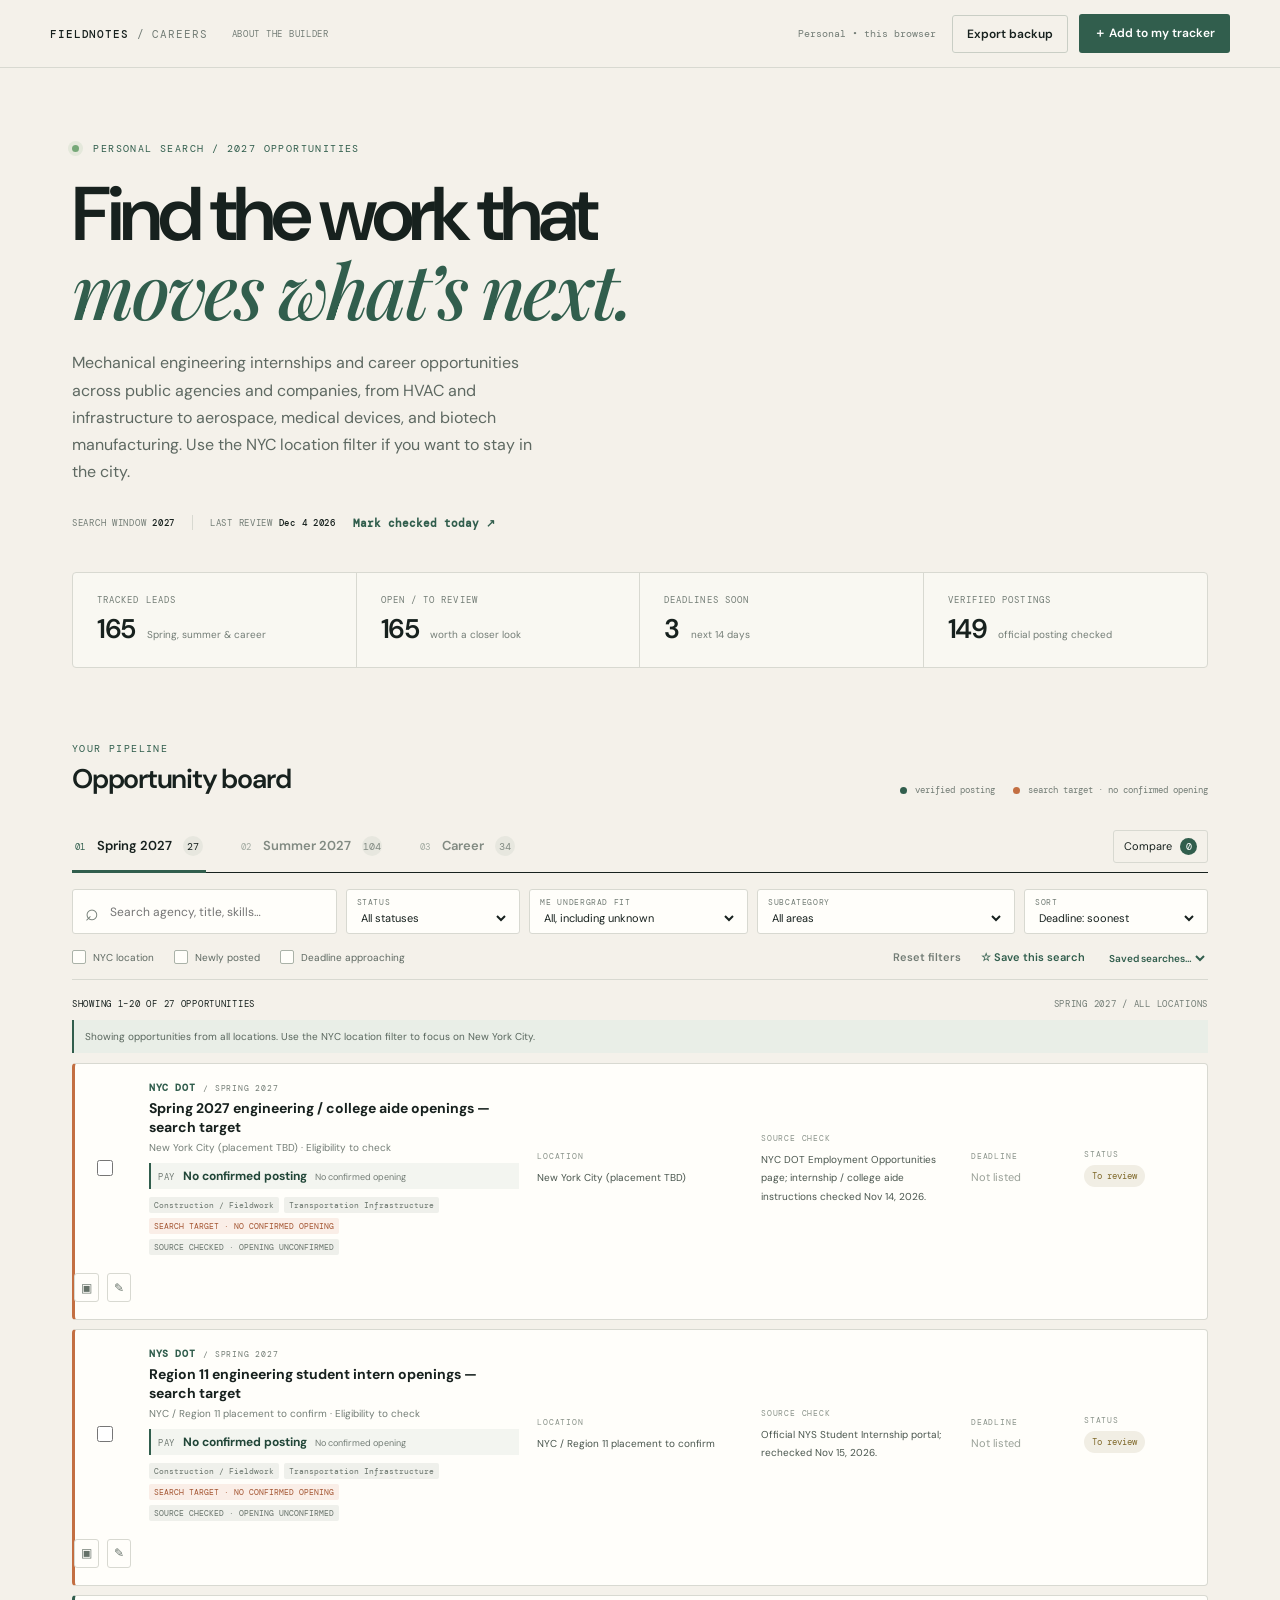
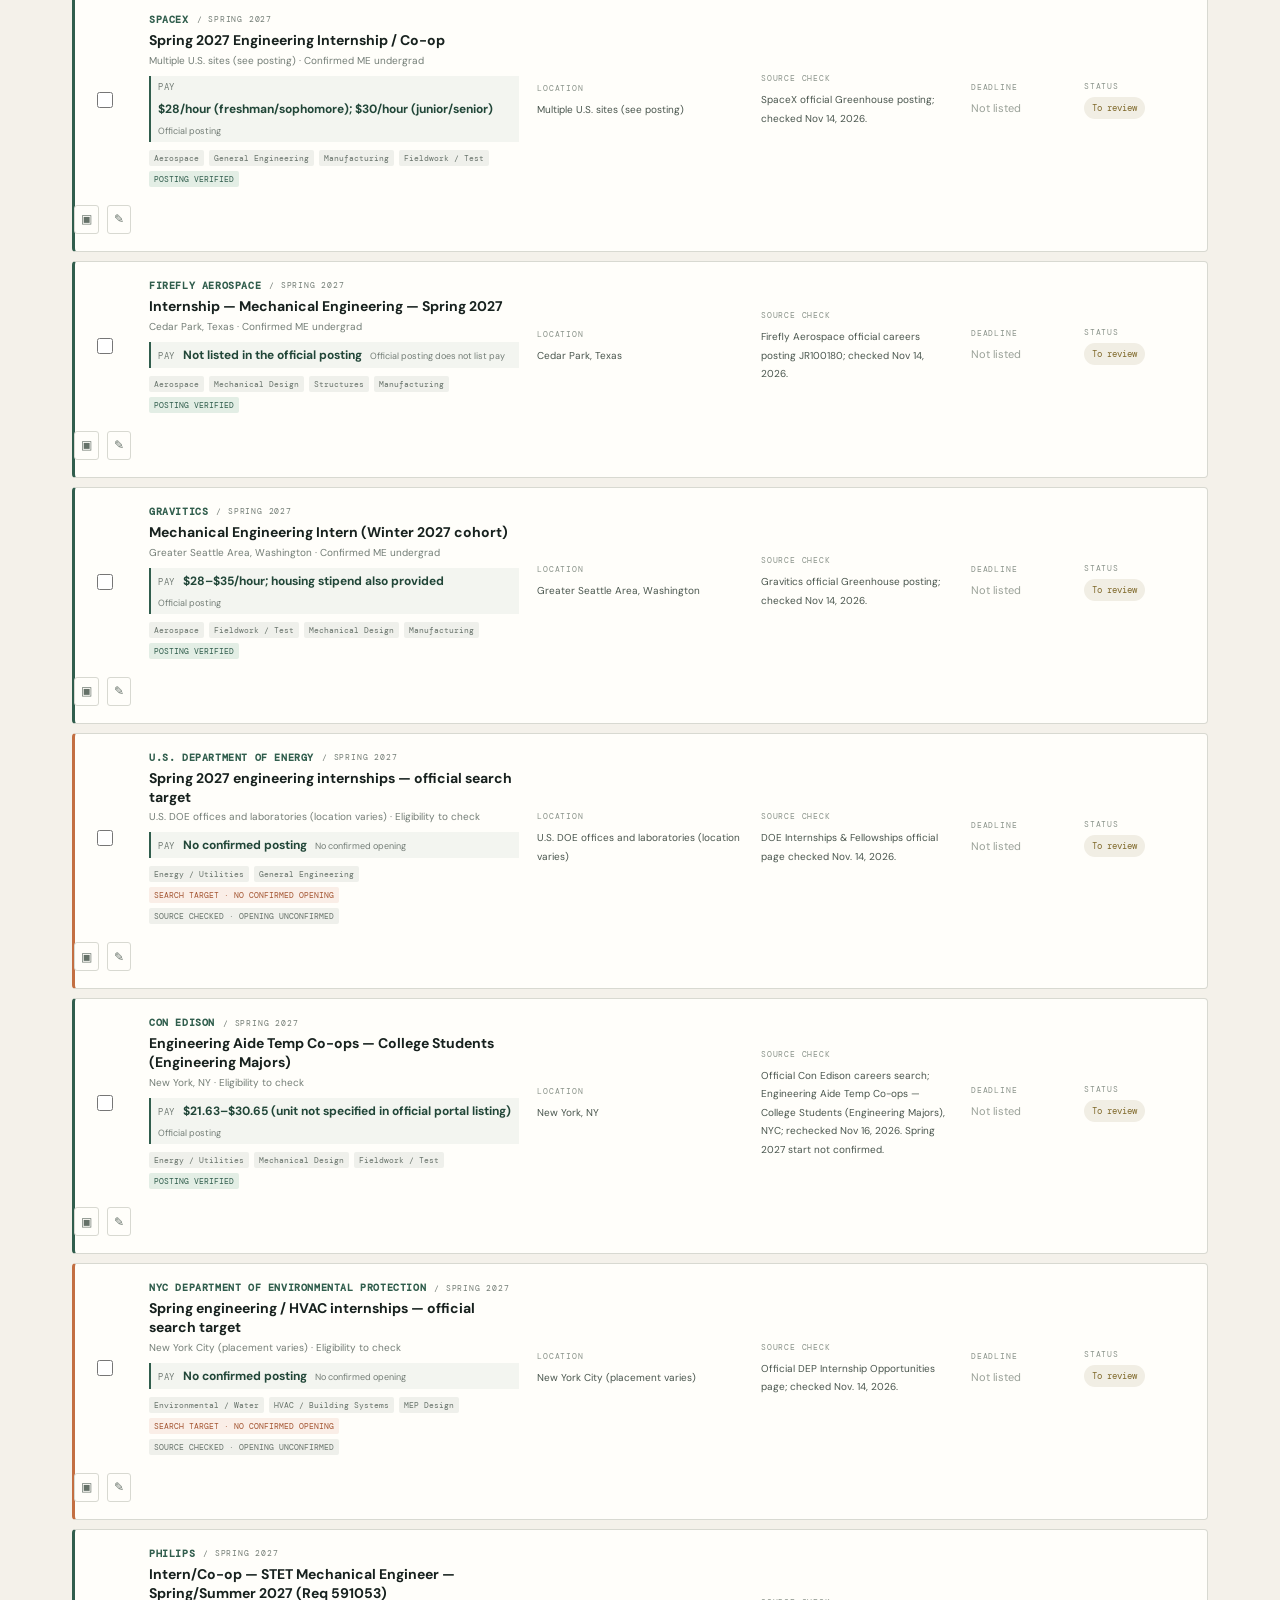
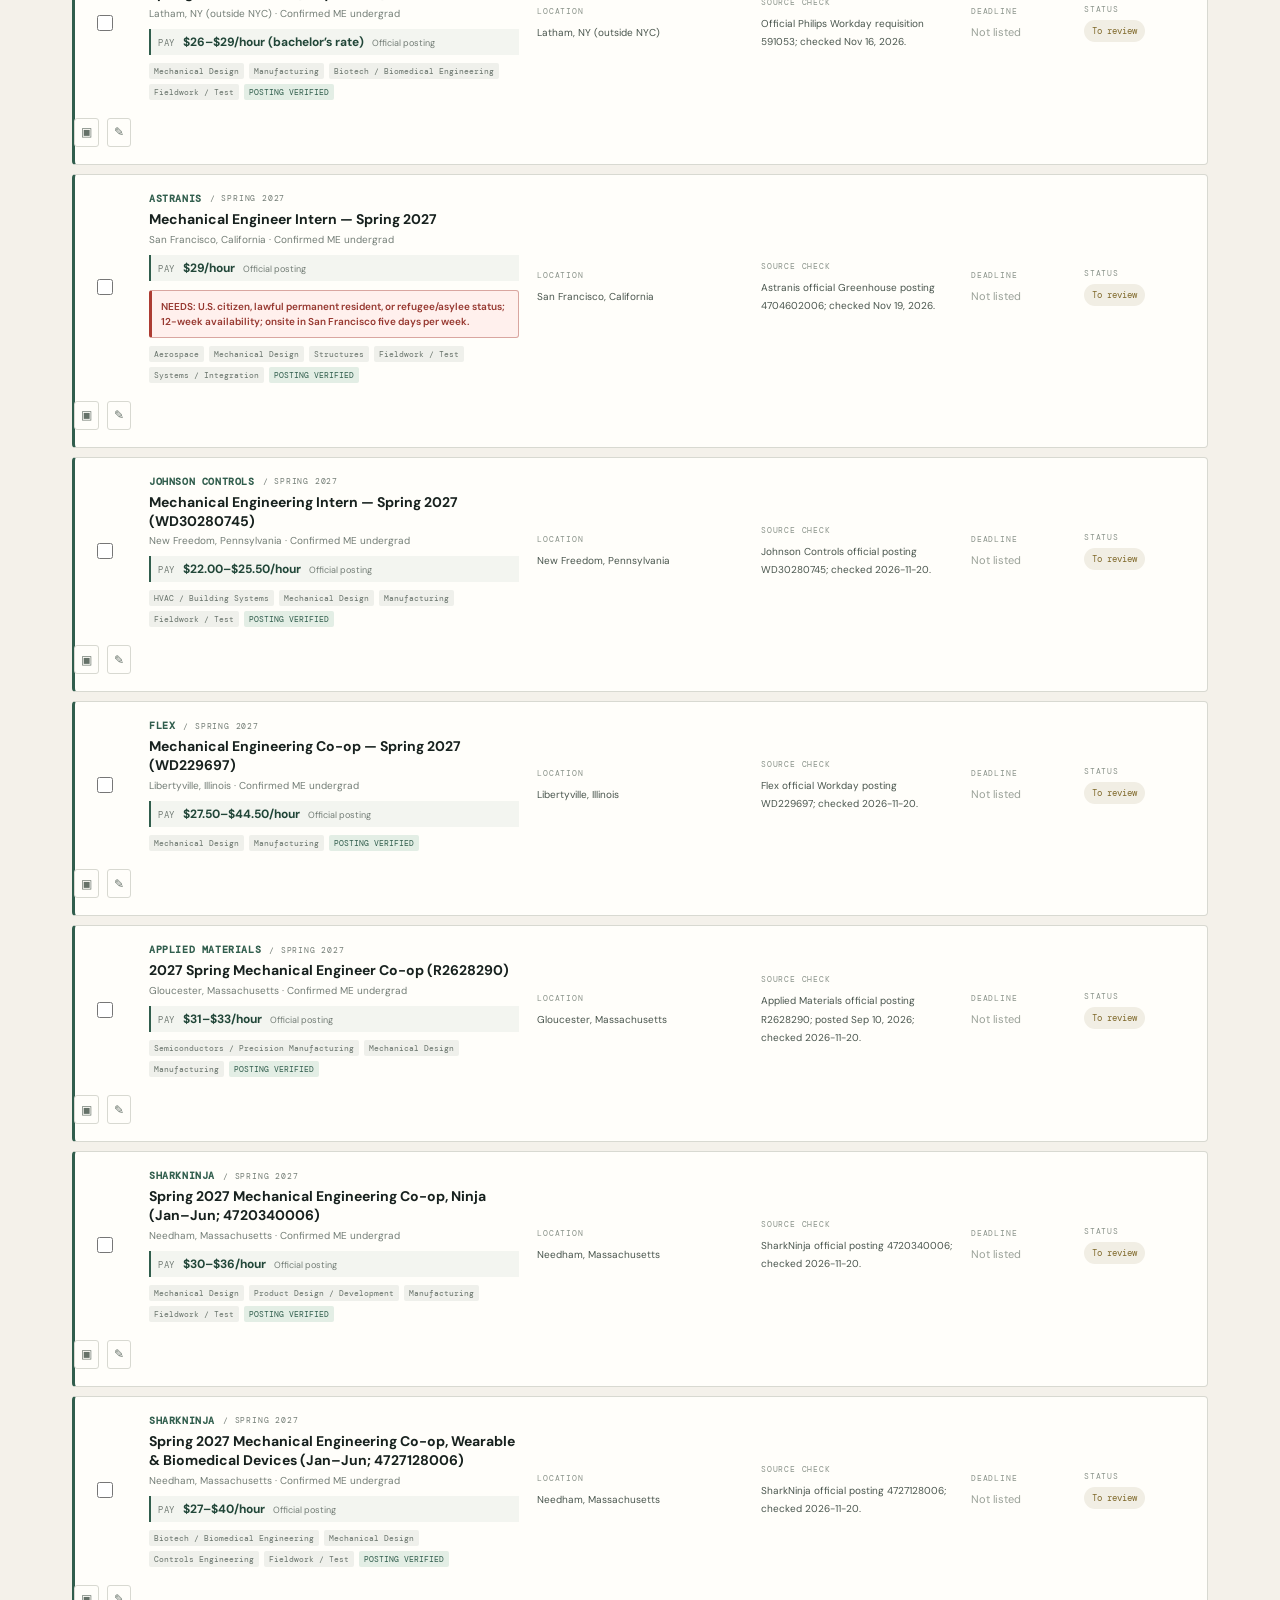
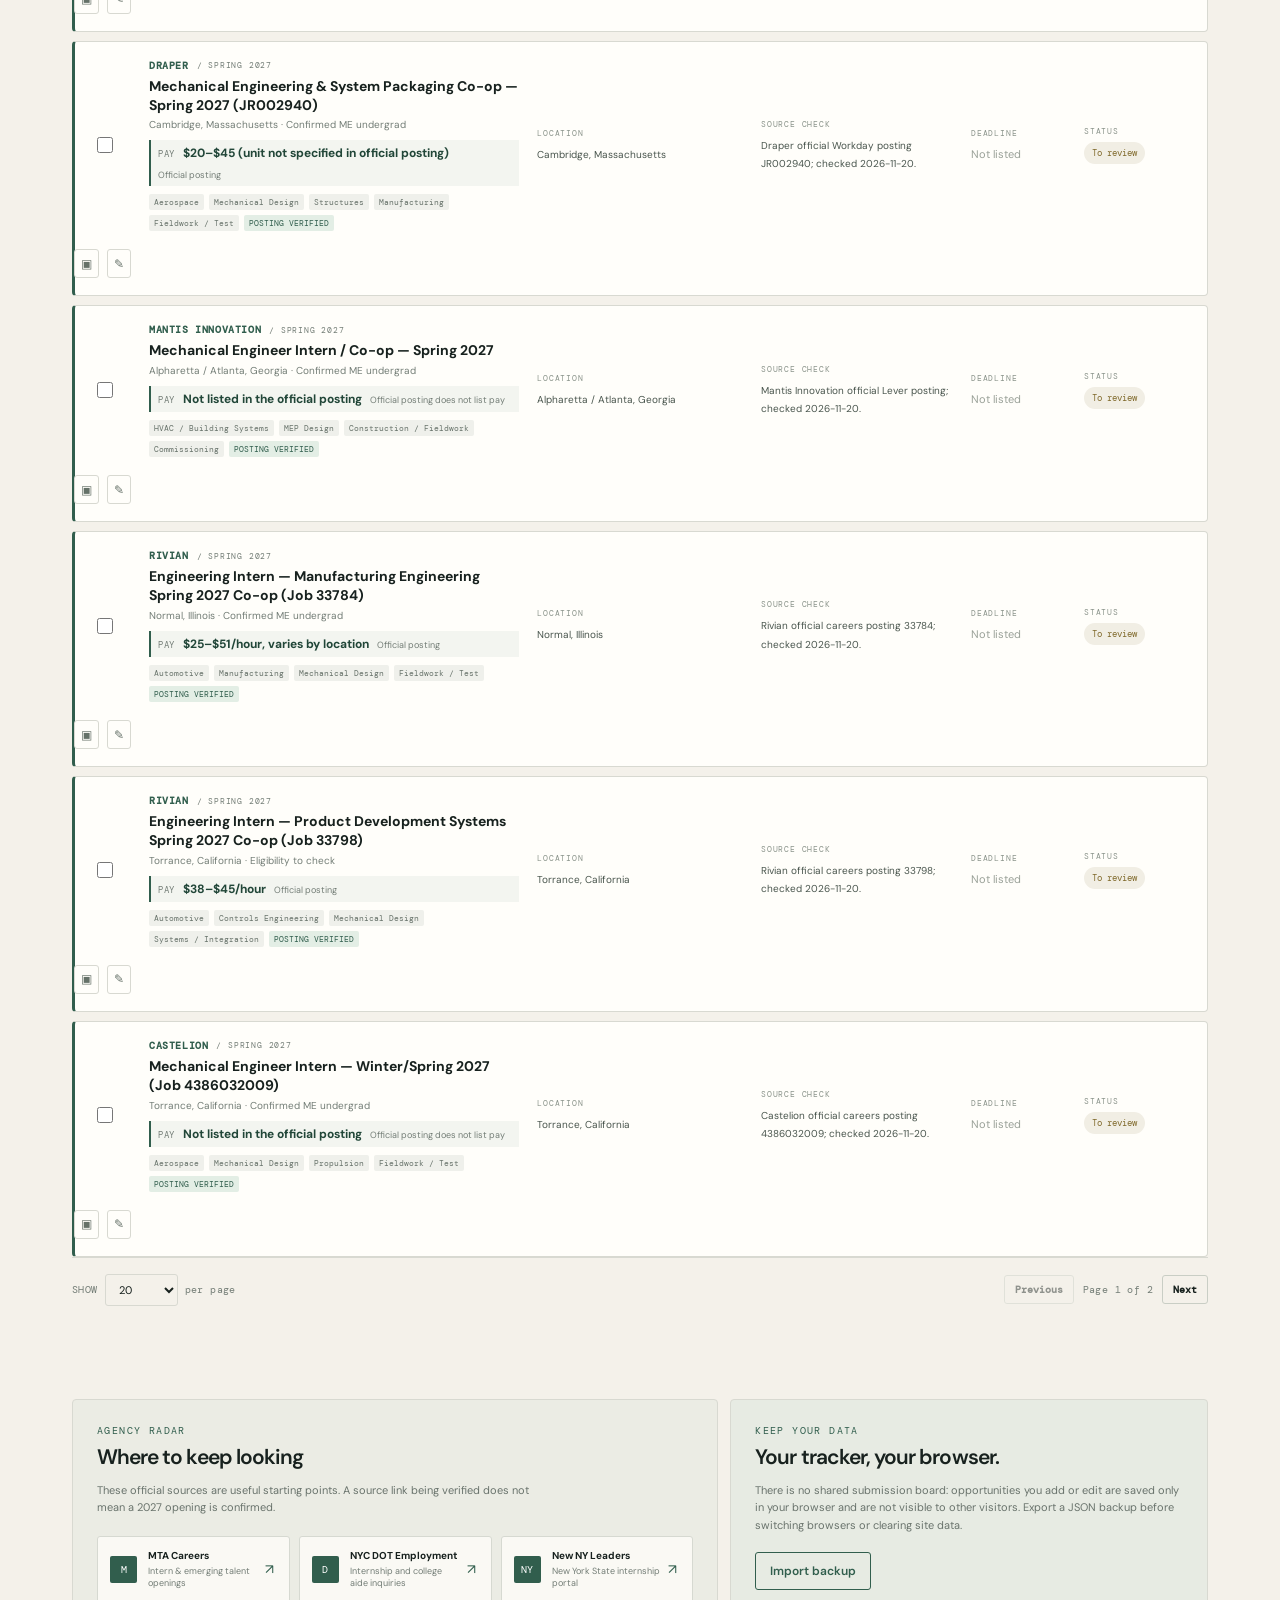
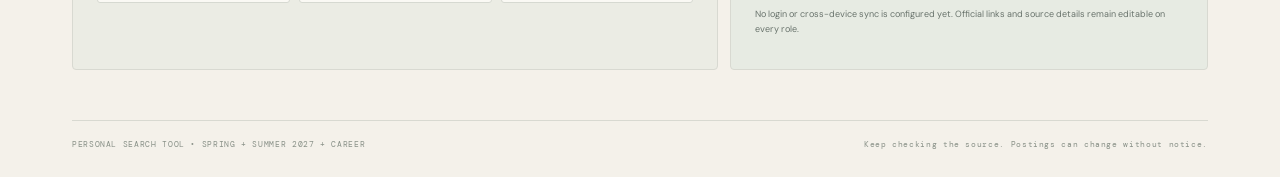
<file: index.html>
<!doctype html>
<html lang="en">
<head>
  <meta charset="utf-8" />
  <meta name="viewport" content="width=device-width, initial-scale=1" />
  <meta name="theme-color" content="#f4f1ea" />
  <meta name="description" content="A personal tracker for mechanical engineering internships across agencies, infrastructure, buildings, and aerospace." />
  <title>Mechanical Engineering Internship & Career Tracker</title>
  <link rel="stylesheet" href="styles.css?v=20261121-profile-page" />
</head>
<body>
  <header class="topbar">
    <a class="brand" href="#top" aria-label="Mechanical Engineering Internship Tracker home"><span>FIELDNOTES <b>/ CAREERS</b></span></a>
    <nav class="site-nav" aria-label="Main navigation"><a href="profile.html">ABOUT THE BUILDER</a></nav>
    <div class="top-actions"><span class="save-state" id="saveState">Personal • this browser</span><button class="button button-quiet" id="exportBtn">Export backup</button><button class="button button-primary" id="addRoleBtn">＋ Add to my tracker</button></div>
  </header>

  <main id="top" class="shell">
    <section class="intro">
      <div class="eyebrow"><span class="live-dot"></span> PERSONAL SEARCH / 2027 OPPORTUNITIES</div>
      <h1>Find the work that<br /><em>moves what’s next.</em></h1>
      <p class="intro-copy">Mechanical engineering internships and career opportunities across public agencies and companies, from HVAC and infrastructure to aerospace, medical devices, and biotech manufacturing. Use the NYC location filter if you want to stay in the city.</p>
      <div class="intro-meta"><span>SEARCH WINDOW <b>2027</b></span><span class="meta-divider"></span><span>LAST REVIEW <b id="lastReview">—</b></span><button id="reviewBtn" class="text-button">Mark checked today ↗</button></div>
    </section>

    <section class="stat-strip" aria-label="Search summary">
      <div><span class="stat-label">TRACKED LEADS</span><strong id="statTotal">0</strong><span class="stat-note">Spring, summer & career</span></div>
      <div><span class="stat-label">OPEN / TO REVIEW</span><strong id="statActive">0</strong><span class="stat-note">worth a closer look</span></div>
      <div><span class="stat-label">DEADLINES SOON</span><strong id="statSoon">0</strong><span class="stat-note">next 14 days</span></div>
      <div><span class="stat-label">VERIFIED POSTINGS</span><strong id="statVerified">0</strong><span class="stat-note">official posting checked</span></div>
    </section>

    <section class="workspace">
      <div class="section-heading"><div><div class="eyebrow">YOUR PIPELINE</div><h2>Opportunity board</h2></div><div class="heading-note"><span class="key-dot key-verified"></span> verified posting <span class="key-dot key-watch"></span> search target · no confirmed opening</div></div>
      <nav class="season-tabs" role="tablist" aria-label="Opportunity category">
        <button class="season-tab active" data-season="Spring 2027" role="tab" aria-selected="true"><span>01</span> Spring 2027 <small id="springCount">0</small></button>
        <button class="season-tab" data-season="Summer 2027" role="tab" aria-selected="false"><span>02</span> Summer 2027 <small id="summerCount">0</small></button>
        <button class="season-tab" data-season="Career" role="tab" aria-selected="false"><span>03</span> Career <small id="careerCount">0</small></button>
        <div class="tab-spacer"></div><button class="compare-toggle" id="compareToggle">Compare <span id="compareCount">0</span></button>
      </nav>

      <div class="filter-panel">
        <div class="filter-main">
          <label class="search-box"><span>⌕</span><input id="searchInput" type="search" placeholder="Search agency, title, skills…" /></label>
          <label class="select-wrap"><span>STATUS</span><select id="statusFilter"><option value="all">All statuses</option><option>To review</option><option>Interested</option><option>Preparing</option><option>Applied</option><option>Interviewing</option><option>Offer</option><option>Closed</option></select></label>
          <label class="select-wrap"><span>ME UNDERGRAD FIT</span><select id="fitFilter"><option value="all">All, including unknown</option><option value="yes">Confirmed fit</option><option value="unknown">Needs checking</option><option value="no">Not eligible</option></select></label>
          <label class="select-wrap"><span>SUBCATEGORY</span><select id="categoryFilter"><option value="all">All areas</option><option>Aerospace</option><option>Automotive</option><option>Biotech / Biomedical Engineering</option><option>Asset Management / Data</option><option>Commissioning</option><option>Construction / Fieldwork</option><option>Controls Engineering</option><option>Energy / Utilities</option><option>Environmental / Water</option><option>Fieldwork / Test</option><option>General Engineering</option><option>HVAC / Building Systems</option><option>Manufacturing</option><option>Mechanical Design</option><option>Product Design / Development</option><option>MEP Design</option><option>Propulsion</option><option>Robotics / Mechatronics</option><option>Semiconductors / Precision Manufacturing</option><option>Structures</option><option>Systems / Integration</option><option>Transportation Infrastructure</option></select></label>
          <label class="select-wrap"><span>SORT</span><select id="sortFilter"><option value="deadline">Deadline: soonest</option><option value="posted">Newest posting</option><option value="agency">Agency A–Z</option><option value="category">Subcategory A–Z</option><option value="updated">Recently updated</option></select></label>
        </div>
        <div class="filter-bottom"><label class="check-label"><input id="nycOnly" type="checkbox" /><span class="check-custom"></span> NYC location</label><label class="check-label"><input id="showNew" type="checkbox" /><span class="check-custom"></span> Newly posted</label><label class="check-label"><input id="showSoon" type="checkbox" /><span class="check-custom"></span> Deadline approaching</label><button class="text-button reset-button" id="resetFilters">Reset filters</button><button class="text-button saved-button" id="saveSearchBtn">☆ Save this search</button><div class="saved-search-wrap"><select id="savedSearches" aria-label="Saved searches"><option value="">Saved searches…</option></select></div></div>
      </div>

      <div class="board-caption"><span id="resultCount">—</span><span id="boardContext">Spring 2027 / ALL AGENCIES</span></div>
      <div id="locationHint" class="location-hint hidden"></div>
      <div id="roleList" class="role-list" aria-live="polite"></div>
      <div id="pagination" class="pagination hidden"><label>SHOW <select id="pageSize" aria-label="Opportunities per page"><option value="20">20</option><option value="50">50</option><option value="100">100</option></select> per page</label><div class="page-controls"><button type="button" class="button button-quiet" id="prevPage">Previous</button><span id="pageStatus">Page 1 of 1</span><button type="button" class="button button-quiet" id="nextPage">Next</button></div></div>
      <div id="emptyState" class="empty-state hidden"><div class="empty-icon">⌕</div><h3>No opportunities match these filters.</h3><p>Change a filter, switch seasons, or add a lead from an agency careers page.</p><button class="button button-quiet" id="emptyReset">Reset filters</button></div>
    </section>

    <section class="bottom-grid">
      <article class="watch-card"><div class="eyebrow">AGENCY RADAR</div><h2>Where to keep looking</h2><p>These official sources are useful starting points. A source link being verified does not mean a 2027 opening is confirmed.</p><div class="agency-links">
        <a href="https://careers.mta.org/search/interns-contingents/jobs" target="_blank" rel="noreferrer"><span class="agency-symbol">M</span><span><b>MTA Careers</b><small>Intern & emerging talent openings</small></span><span class="arrow">↗</span></a>
        <a href="https://www.nyc.gov/html/dot/html/about/employ.shtml" target="_blank" rel="noreferrer"><span class="agency-symbol">D</span><span><b>NYC DOT Employment</b><small>Internship and college aide inquiries</small></span><span class="arrow">↗</span></a>
        <a href="https://nysinternships.cs.ny.gov/nnyl/" target="_blank" rel="noreferrer"><span class="agency-symbol">NY</span><span><b>New NY Leaders</b><small>New York State internship portal</small></span><span class="arrow">↗</span></a>
      </div></article>
      <article class="notes-card"><div class="eyebrow">KEEP YOUR DATA</div><h2>Your tracker, your browser.</h2><p>There is no shared submission board: opportunities you add or edit are saved only in your browser and are not visible to other visitors. Export a JSON backup before switching browsers or clearing site data.</p><button id="importBtn" class="button button-outline">Import backup</button><input type="file" id="importFile" accept="application/json,.json" hidden /><p class="small-note">No login or cross-device sync is configured yet. Official links and source details remain editable on every role.</p></article>
    </section>
    <footer><span>PERSONAL SEARCH TOOL • SPRING + SUMMER 2027 + CAREER</span><span>Keep checking the source. Postings can change without notice.</span></footer>
  </main>

  <dialog id="roleDialog" class="modal"><form id="roleForm" method="dialog"><div class="modal-head"><div><div class="eyebrow">OPPORTUNITY DETAILS</div><h2 id="formTitle">Add opportunity</h2></div><button type="button" class="icon-button" id="closeDialog" aria-label="Close">×</button></div><input type="hidden" id="roleId" />
    <div class="form-grid"><label>Season<select id="roleSeason" required><option>Spring 2027</option><option>Summer 2027</option><option>Career</option></select></label><label>Agency<input id="roleAgency" required placeholder="e.g. MTA" /></label><label class="span-2">Role title<input id="roleTitle" required placeholder="Position title or search target (not a confirmed opening)" /></label><label>Location<input id="roleLocation" placeholder="Borough, NYC / hybrid, etc." /></label><label>Location type<select id="roleLocationType"><option value="NYC">New York City</option><option value="NYC-region">NYC region (confirm commute)</option><option value="outside">Outside NYC</option><option value="unknown">Unknown</option></select></label><label class="span-2">Eligibility requirements<textarea id="roleEligibility" rows="2" placeholder="Degree, class standing, GPA, work authorization…"></textarea></label><label class="span-2">Eligibility warning (shown in red)<textarea id="roleEligibilityNotice" rows="2" placeholder="NEEDS: FE exam, civil-service exam/list, PE license, degree, or experience…"></textarea><small class="form-hint">This notice appears in red on the opportunity card.</small></label><label>ME undergraduate fit<select id="roleFit"><option value="unknown">Needs checking</option><option value="yes">Yes — confirmed</option><option value="no">No</option></select></label><label>Application deadline<input id="roleDeadline" type="date" /></label><label>Pay / salary<input id="rolePay" type="text" placeholder="e.g. $25/hour or $70,000/year" /></label><label>Pay source<select id="rolePaySource"><option value="not-checked">Not checked on official posting</option><option value="official">Amount shown on official posting</option><option value="not-listed">Official posting does not list pay</option><option value="user-entered">User-entered; verify on source</option><option value="not-applicable">No confirmed opening</option></select></label><label>Official link<input id="roleLink" type="url" placeholder="https://…" /></label><p class="form-hint span-2">Enter the posting’s exact pay and unit. If no amount is shown, mark the source accurately; the comparison view includes pay.</p><label>Application status<select id="roleStatus"><option>To review</option><option>Interested</option><option>Preparing</option><option>Applied</option><option>Interviewing</option><option>Offer</option><option>Closed</option></select></label><label class="span-2">Subcategories<input id="roleCategories" placeholder="Aerospace, Fieldwork / Test, Mechanical Design" /><small class="form-hint">Separate tags with commas. Examples: Aerospace, Automotive, Construction / Fieldwork, Manufacturing.</small></label><label class="span-2">Fit notes<textarea id="roleNotes" rows="3" placeholder="Why this role fits; skills to emphasize; questions to resolve…"></textarea></label><div class="span-2 source-box"><div class="source-box-title">SOURCE & VERIFICATION</div><label>Source details<input id="roleSource" placeholder="Official posting page, job ID, or agency information page" /></label><div class="form-grid compact"><label>Verification<select id="roleVerified"><option value="unknown">Unverified / assumed</option><option value="source">Official source checked — posting unconfirmed</option><option value="posting">Official posting verified</option></select></label><label>Posting date<input id="rolePosted" type="date" /></label></div><label class="check-label form-check"><input id="roleWatch" type="checkbox" /><span class="check-custom"></span> This is a search target, not a confirmed opening</label><p class="form-hint">“Newly posted” and “deadline approaching” are calculated from the posting date and deadline you enter.</p></div></div>
    <div class="modal-actions"><button type="button" id="deleteRoleBtn" class="text-button danger hidden">Delete opportunity</button><span class="modal-spacer"></span><button type="button" id="cancelDialog" class="button button-quiet">Cancel</button><button type="submit" class="button button-primary">Save opportunity</button></div>
  </form></dialog>

  <dialog id="compareDialog" class="modal compare-modal"><div class="modal-head"><div><div class="eyebrow">SIDE-BY-SIDE</div><h2>Compare opportunities</h2></div><button type="button" class="icon-button" id="closeCompare" aria-label="Close">×</button></div><div id="compareBody"></div></dialog>
  <div id="toast" class="toast" role="status" aria-live="polite"></div>
  <script src="app.js?v=20261126-official-postings-v1"></script>
</body>
</html>
</file>
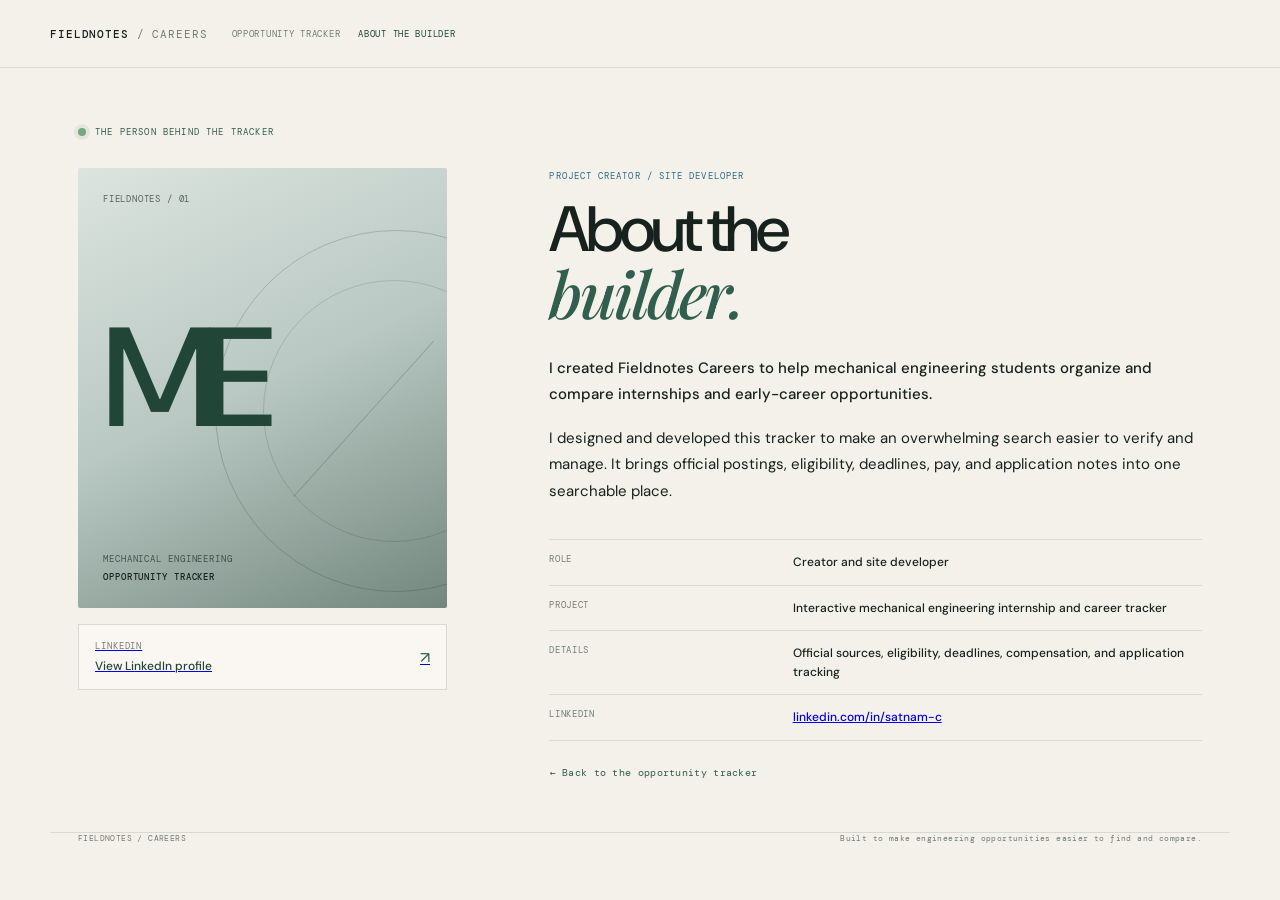
<file: profile.html>
<!doctype html>
<html lang="en">
<head>
  <meta charset="utf-8" />
  <meta name="viewport" content="width=device-width, initial-scale=1" />
  <meta name="theme-color" content="#f4f1ea" />
  <meta name="description" content="About the creator of the Fieldnotes Careers opportunity tracker." />
  <title>About the Builder | Fieldnotes Careers</title>
  <link rel="stylesheet" href="styles.css?v=20261121-profile-page" />
</head>
<body class="profile-page">
  <header class="topbar">
    <a class="brand" href="index.html" aria-label="Return to the opportunity tracker"><span>FIELDNOTES <b>/ CAREERS</b></span></a>
    <nav class="site-nav" aria-label="Main navigation">
      <a href="index.html">OPPORTUNITY TRACKER</a>
      <a href="profile.html" aria-current="page">ABOUT THE BUILDER</a>
    </nav>
  </header>

  <main class="profile-shell">
    <p class="profile-overline"><span class="status-dot"></span> THE PERSON BEHIND THE TRACKER</p>
    <section class="profile-grid" aria-labelledby="profile-title">
      <aside class="profile-side">
        <div class="profile-art" role="img" aria-label="Opportunity-tracker monogram">
          <span class="profile-art-index">FIELDNOTES / 01</span>
          <span class="profile-monogram">ME</span>
          <div class="profile-art-caption">
            <span>MECHANICAL ENGINEERING</span>
            <strong>OPPORTUNITY TRACKER</strong>
          </div>
          <span class="profile-art-orbit" aria-hidden="true"></span>
        </div>
        <a class="profile-link-card" href="https://www.linkedin.com/in/satnam-c/" target="_blank" rel="noopener noreferrer">
          <div>
            <span class="profile-label">LINKEDIN</span>
            <strong>View LinkedIn profile</strong>
          </div>
          <span class="profile-link-arrow" aria-hidden="true">↗</span>
        </a>
      </aside>

      <div class="profile-content">
        <p class="eyebrow">PROJECT CREATOR / SITE DEVELOPER</p>
        <h1 id="profile-title">About the<br /><em>builder.</em></h1>
        <div class="profile-copy">
          <p class="profile-lead">I created Fieldnotes Careers to help mechanical engineering students organize and compare internships and early-career opportunities.</p>
          <p>I designed and developed this tracker to make an overwhelming search easier to verify and manage. It brings official postings, eligibility, deadlines, pay, and application notes into one searchable place.</p>
        </div>

        <div class="profile-facts" aria-label="Profile details">
          <div class="profile-fact"><span>ROLE</span><strong>Creator and site developer</strong></div>
          <div class="profile-fact"><span>PROJECT</span><strong>Interactive mechanical engineering internship and career tracker</strong></div>
          <div class="profile-fact"><span>DETAILS</span><strong>Official sources, eligibility, deadlines, compensation, and application tracking</strong></div>
          <div class="profile-fact"><span>LINKEDIN</span><strong><a href="https://www.linkedin.com/in/satnam-c/" target="_blank" rel="noopener noreferrer">linkedin.com/in/satnam-c</a></strong></div>
        </div>

        <a class="profile-return" href="index.html">← Back to the opportunity tracker</a>
      </div>
    </section>
  </main>

  <footer class="profile-footer"><span>FIELDNOTES / CAREERS</span><span>Built to make engineering opportunities easier to find and compare.</span></footer>
</body>
</html>
</file>
<file: styles.css>
@import url('https://fonts.googleapis.com/css2?family=DM+Mono:wght@400;500&family=DM+Sans:wght@400;500;600;700&family=Playfair+Display:ital,wght@0,500;0,600;1,500;1,600&display=swap');
:root{--paper:#f4f1ea;--ink:#17211e;--muted:#737d76;--line:#d8d9d1;--green:#315e4d;--green-dark:#214638;--lime:#d8e57a;--orange:#c36f42;--white:#fffefa;--red:#ae493d;--shadow:0 14px 38px rgba(28,45,36,.08)}
*{box-sizing:border-box}html{scroll-behavior:smooth}body{margin:0;background:var(--paper);color:var(--ink);font-family:'DM Sans',sans-serif;font-size:14px;-webkit-font-smoothing:antialiased}button,input,select,textarea{font:inherit}button{cursor:pointer}.topbar{height:68px;border-bottom:1px solid var(--line);display:flex;align-items:center;justify-content:space-between;padding:0 max(28px,calc((100vw - 1180px)/2));background:rgba(244,241,234,.94);position:sticky;top:0;z-index:5;backdrop-filter:blur(12px)}.brand{display:flex;align-items:center;gap:11px;text-decoration:none;color:var(--ink);font:500 11px 'DM Mono',monospace;letter-spacing:.08em}.brand b{color:var(--muted);font-weight:400}.brand-mark{display:grid;place-items:center;width:30px;height:30px;border:1px solid var(--green);color:var(--green);font:500 11px 'DM Mono',monospace;letter-spacing:-.08em}.top-actions{display:flex;align-items:center;gap:11px}.save-state{font:10px 'DM Mono',monospace;color:var(--muted);margin-right:5px}.button{border:1px solid transparent;border-radius:3px;padding:10px 14px;font-size:12px;font-weight:600;transition:.18s ease}.button:hover{transform:translateY(-1px)}.button-primary{background:var(--green);color:#fff}.button-primary:hover{background:var(--green-dark)}.button-quiet{background:transparent;border-color:#c9cec5;color:var(--ink)}.button-quiet:hover,.button-outline:hover{background:#fffefa}.button-outline{background:transparent;border-color:var(--green);color:var(--green)}.shell{max-width:1180px;margin:0 auto;padding:0 22px}.intro{padding:74px 0 42px;max-width:670px}.eyebrow{font:10px 'DM Mono',monospace;letter-spacing:.14em;color:var(--green);text-transform:uppercase}.live-dot{width:7px;height:7px;background:#76a878;display:inline-block;border-radius:50%;margin-right:7px;box-shadow:0 0 0 4px rgba(118,168,120,.13)}h1{font-size:clamp(48px,7vw,76px);line-height:.97;letter-spacing:-.057em;margin:23px 0 18px;font-weight:600}h1 em{font-family:'Playfair Display',serif;color:var(--green);font-weight:500;letter-spacing:-.04em}.intro-copy{font-size:16px;line-height:1.7;color:#5e6962;max-width:470px;margin:0}.intro-meta{margin-top:30px;display:flex;align-items:center;gap:17px;color:var(--muted);font:9px 'DM Mono',monospace;letter-spacing:.08em}.intro-meta b{color:var(--ink);font-weight:500}.meta-divider{width:1px;height:15px;background:var(--line)}.text-button{border:0;background:none;padding:0;color:var(--green);font-size:11px;font-weight:600}.text-button:hover{text-decoration:underline}.stat-strip{display:grid;grid-template-columns:repeat(4,1fr);border:1px solid var(--line);border-radius:4px;background:rgba(255,254,250,.45);margin:0 0 74px}.stat-strip>div{padding:21px 24px;border-right:1px solid var(--line);display:grid;grid-template-columns:auto 1fr;align-items:center;column-gap:12px}.stat-strip>div:last-child{border:0}.stat-label{grid-column:1/-1;font:9px 'DM Mono',monospace;color:var(--muted);letter-spacing:.12em}.stat-strip strong{font-size:27px;letter-spacing:-.05em;margin-top:5px;font-weight:600}.stat-note{font-size:10px;color:var(--muted);align-self:end;padding-bottom:5px}.section-heading{display:flex;align-items:end;justify-content:space-between;margin-bottom:24px}.section-heading h2,.watch-card h2,.notes-card h2{font-size:27px;letter-spacing:-.045em;margin:6px 0 0;font-weight:600}.heading-note{font:9px 'DM Mono',monospace;color:var(--muted);display:flex;gap:8px;align-items:center}.key-dot{width:7px;height:7px;border-radius:50%;display:inline-block;margin-left:10px}.key-dot:first-child{margin-left:0}.key-verified{background:var(--green)}.key-watch{background:var(--orange)}.season-tabs{height:53px;border-bottom:1px solid var(--ink);display:flex;align-items:stretch;gap:32px}.season-tab{border:0;background:transparent;color:#818a82;padding:0 3px;position:relative;font-size:13px;font-weight:600}.season-tab>span{font:9px 'DM Mono',monospace;color:#a1aaa1;margin-right:9px}.season-tab small{font:10px 'DM Mono',monospace;display:inline-grid;place-items:center;width:20px;height:20px;background:#e7e7df;border-radius:50%;margin-left:8px}.season-tab.active{color:var(--ink)}.season-tab.active:after{content:'';position:absolute;height:3px;bottom:-1px;left:0;right:0;background:var(--green)}.season-tab.active>span{color:var(--green)}.tab-spacer{flex:1}.compare-toggle{align-self:center;border:1px solid var(--line);background:transparent;padding:7px 10px;border-radius:3px;color:var(--ink);font-size:11px}.compare-toggle span{display:inline-grid;place-items:center;width:17px;height:17px;background:var(--green);color:white;border-radius:50%;font:10px 'DM Mono',monospace;margin-left:5px}.filter-panel{padding:16px 0 13px;border-bottom:1px solid var(--line)}.filter-main{display:grid;grid-template-columns:1.15fr .76fr .95fr .95fr .8fr;gap:9px}.search-box,.select-wrap{height:45px;background:var(--white);border:1px solid var(--line);border-radius:3px}.search-box{display:flex;align-items:center;padding:0 12px;gap:9px}.search-box>span{font-size:23px;color:var(--muted)}.search-box input{border:0;outline:0;background:transparent;width:100%;font-size:12px}.select-wrap{display:flex;flex-direction:column;justify-content:center;padding:4px 10px 2px}.select-wrap span{font:8px 'DM Mono',monospace;color:var(--muted);letter-spacing:.08em}.select-wrap select{border:0;background:transparent;color:var(--ink);outline:none;font-size:11px;padding:3px 0}.filter-bottom{display:flex;align-items:center;gap:20px;padding-top:14px}.check-label{display:inline-flex;align-items:center;gap:7px;font-size:10px;color:#5e6962;white-space:nowrap;cursor:pointer}.check-label input{position:absolute;opacity:0;width:1px;height:1px}.check-custom{width:14px;height:14px;border:1px solid #aab2a8;background:var(--white);border-radius:2px;position:relative}.check-label input:checked+.check-custom{background:var(--green);border-color:var(--green)}.check-label input:checked+.check-custom:after{content:'✓';position:absolute;color:#fff;font-size:10px;left:2px;top:-1px}.check-label input:focus-visible+.check-custom{outline:2px solid var(--lime)}.reset-button{margin-left:auto;color:var(--muted)}.saved-button{white-space:nowrap}.saved-search-wrap select{border:0;background:transparent;color:var(--green);font-size:10px;font-weight:600;max-width:140px;outline:none}.board-caption{display:flex;justify-content:space-between;padding:18px 0 10px;color:var(--muted);font:9px 'DM Mono',monospace;letter-spacing:.08em}.board-caption span:first-child{color:var(--ink)}.location-hint{padding:9px 11px;margin-bottom:10px;background:#e9eee7;border-left:2px solid var(--green);color:#58665d;font-size:10px;line-height:1.5}.location-hint button{border:0;background:none;color:var(--green);font-weight:700;text-decoration:underline;margin-left:4px;padding:0}.role-list{display:grid;gap:9px}.role-card{background:var(--white);border:1px solid var(--line);border-radius:4px;display:grid;grid-template-columns:38px minmax(220px,1.35fr) minmax(130px,.75fr) minmax(125px,.7fr) 95px 105px;align-items:center;gap:18px;padding:17px 18px;transition:.18s;position:relative}.role-card:hover{box-shadow:var(--shadow);border-color:#b6c2b7;transform:translateY(-1px)}.role-card.watch-card-row{border-left:3px solid var(--orange)}.role-card.verified-card{border-left:3px solid var(--green)}.compare-check{width:16px;height:16px;accent-color:var(--green)}.role-main{min-width:0}.card-eyebrow{display:flex;gap:8px;align-items:center;margin-bottom:5px;font:8px 'DM Mono',monospace;letter-spacing:.1em;color:var(--muted);text-transform:uppercase}.agency-name{color:var(--green);font-size:10px;font-weight:700;letter-spacing:.06em}.role-title{color:var(--ink);font-size:14px;font-weight:700;line-height:1.35}.role-title a{color:inherit;text-decoration:none}.role-title a:hover{color:var(--green);text-decoration:underline}.role-sub{color:var(--muted);font-size:10px;margin-top:4px;line-height:1.4}.role-cell-label{display:block;font:8px 'DM Mono',monospace;letter-spacing:.1em;color:#8b948b;margin-bottom:6px}.role-cell-value{font-size:10px;line-height:1.45;color:#49554d}.deadline-value{font-size:11px;font-weight:600}.deadline-none{color:#9aa198;font-weight:400}.status-pill{display:inline-block;border-radius:12px;background:#e9eee7;color:var(--green-dark);padding:5px 8px;font:9px 'DM Mono',monospace;white-space:nowrap}.status-Closed{background:#eeeeeb;color:#777}.status-Applied,.status-Interviewing,.status-Offer{background:#e7ecf8;color:#435589}.status-To-review{background:#f1eee4;color:#806a2c}.card-tags{display:flex;flex-wrap:wrap;gap:5px;margin-top:8px}.tag{border-radius:2px;padding:3px 5px;font:8px 'DM Mono',monospace;background:#eff0eb;color:#68736b}.tag.new{background:#fbe9db;color:#a45530}.tag.soon{background:#f9e5e1;color:#a9473d}.tag.watch{background:#faeee7;color:#a45633}.tag.verified{background:#e3eee5;color:var(--green)}.card-actions{display:flex;align-items:center;justify-content:flex-end;gap:8px}.mini-button{border:1px solid var(--line);background:transparent;border-radius:3px;width:29px;height:29px;color:#657168;font-size:12px}.mini-button:hover{border-color:var(--green);color:var(--green);background:#f2f5ef}.empty-state{text-align:center;padding:58px 15px;background:rgba(255,254,250,.5);border:1px dashed var(--line);margin-top:12px}.empty-state h3{margin:10px 0 6px;font-size:17px}.empty-state p{color:var(--muted);font-size:12px}.empty-icon{font-size:30px;color:var(--green)}.hidden{display:none!important}.bottom-grid{display:grid;grid-template-columns:1.15fr .85fr;gap:12px;margin:77px 0 50px}.watch-card,.notes-card{border:1px solid var(--line);border-radius:4px;padding:24px;background:#ebece4}.notes-card{background:#e7ebe3}.watch-card h2,.notes-card h2{font-size:21px}.watch-card>p,.notes-card>p{color:#69736c;font-size:11px;line-height:1.6;max-width:440px}.agency-links{margin-top:19px;display:grid;grid-template-columns:repeat(3,1fr);gap:9px}.agency-links a{background:rgba(255,254,250,.75);border:1px solid #d6d9d1;border-radius:3px;padding:12px;display:grid;grid-template-columns:30px 1fr 12px;align-items:center;gap:8px;color:var(--ink);text-decoration:none}.agency-links a:hover{border-color:var(--green);transform:translateY(-1px)}.agency-symbol{width:27px;height:27px;background:var(--green);color:#fff;border-radius:2px;display:grid;place-items:center;font:10px 'DM Mono',monospace}.agency-links b{display:block;font-size:10px}.agency-links small{display:block;color:var(--muted);font-size:9px;line-height:1.4;margin-top:3px}.arrow{color:var(--green)}.notes-card .button{margin-top:7px}.notes-card .small-note{font-size:9px;margin-top:17px}footer{border-top:1px solid var(--line);display:flex;justify-content:space-between;padding:18px 0 28px;font:8px 'DM Mono',monospace;letter-spacing:.08em;color:#899188}.modal{border:1px solid var(--line);border-radius:5px;padding:0;width:min(720px,calc(100% - 24px));max-height:90vh;background:var(--paper);color:var(--ink);box-shadow:0 22px 70px rgba(12,32,22,.25)}.modal::backdrop{background:rgba(17,31,25,.48);backdrop-filter:blur(3px)}.modal form{padding:24px}.modal-head{display:flex;align-items:start;justify-content:space-between;border-bottom:1px solid var(--line);padding-bottom:16px;margin-bottom:18px}.modal-head h2{margin:5px 0 0;font-size:24px;letter-spacing:-.04em}.icon-button{border:1px solid var(--line);background:transparent;border-radius:50%;width:31px;height:31px;font-size:21px;line-height:1;color:var(--muted)}.form-grid{display:grid;grid-template-columns:1fr 1fr;gap:13px}.form-grid>label,.source-box>label{display:flex;flex-direction:column;gap:6px;font-size:10px;font-weight:600;color:#57645a}.form-grid input,.form-grid select,.form-grid textarea,.source-box input,.source-box select{width:100%;border:1px solid var(--line);border-radius:3px;background:var(--white);padding:9px;color:var(--ink);font-size:11px;outline:none}.form-grid input:focus,.form-grid select:focus,.form-grid textarea:focus,.source-box input:focus,.source-box select:focus{border-color:var(--green);box-shadow:0 0 0 2px rgba(49,94,77,.1)}.span-2{grid-column:span 2}.source-box{border:1px solid var(--line);padding:12px;background:#eeeee7;border-radius:3px;display:grid;gap:11px}.source-box-title{font:9px 'DM Mono',monospace;letter-spacing:.12em;color:var(--green)}.compact{gap:10px}.form-check{margin-top:1px}.form-hint{margin:0;font-size:9px;color:var(--muted);line-height:1.5}.modal-actions{display:flex;align-items:center;margin-top:20px;padding-top:15px;border-top:1px solid var(--line);gap:9px}.modal-spacer{flex:1}.danger{color:var(--red)}.compare-modal{padding:24px;width:min(850px,calc(100% - 24px))}.compare-modal .modal-head{margin-bottom:15px}.compare-table{border-collapse:collapse;width:100%;background:var(--white);font-size:11px}.compare-table th,.compare-table td{border:1px solid var(--line);padding:12px;vertical-align:top;text-align:left;min-width:145px}.compare-table th:first-child,.compare-table td:first-child{min-width:120px;background:#eeeee7;color:#627067;font:9px 'DM Mono',monospace;text-transform:uppercase;letter-spacing:.06em}.compare-table th{font-size:12px;color:var(--ink)}.compare-table td{line-height:1.5}.compare-empty{padding:28px;text-align:center;color:var(--muted);font-size:12px}.toast{position:fixed;left:50%;bottom:25px;transform:translate(-50%,15px);opacity:0;background:var(--ink);color:#fff;padding:11px 16px;border-radius:3px;font-size:11px;z-index:20;transition:.2s;pointer-events:none}.toast.show{opacity:1;transform:translate(-50%,0)}
@media(max-width:950px){.filter-main{grid-template-columns:1.2fr 1fr 1fr}.role-card{grid-template-columns:28px minmax(185px,1.3fr) minmax(115px,.8fr) minmax(110px,.7fr) 90px}.role-card .fit-cell{display:none}.filter-bottom{gap:13px;flex-wrap:wrap}.reset-button{margin-left:0}.agency-links{grid-template-columns:1fr}.agency-links a{max-width:none}}
@media(max-width:700px){.topbar{height:60px;padding:0 15px}.top-actions{gap:7px}.save-state{display:none}.button{padding:9px 10px;font-size:10px}.shell{padding:0 15px}.intro{padding:48px 0 31px}h1{font-size:54px}.intro-copy{font-size:14px}.intro-meta{flex-wrap:wrap;gap:11px}.stat-strip{margin-bottom:48px;grid-template-columns:1fr 1fr}.stat-strip>div{padding:15px}.stat-strip>div:nth-child(2){border-right:0}.stat-strip>div:nth-child(-n+2){border-bottom:1px solid var(--line)}.stat-strip strong{font-size:23px}.stat-note{font-size:9px}.section-heading{align-items:start;flex-direction:column;gap:12px}.section-heading h2{font-size:24px}.season-tabs{gap:15px}.season-tab{font-size:11px}.season-tab>span{margin-right:4px}.season-tab small{margin-left:3px}.compare-toggle{font-size:10px;padding:6px}.filter-main{grid-template-columns:1fr 1fr}.search-box{grid-column:1/-1}.filter-bottom{gap:11px}.check-label{font-size:9px}.saved-search-wrap{width:100%;margin-top:3px}.saved-search-wrap select{max-width:100%;width:100%;padding:6px 0;border-top:1px solid var(--line)}.role-card{grid-template-columns:22px 1fr 35px;gap:8px;padding:14px 11px}.role-card .role-main{grid-column:2}.role-card .deadline-cell,.role-card .status-cell{grid-column:2}.role-card .status-cell{grid-row:auto}.role-card .card-actions{grid-column:3;grid-row:1;align-self:start}.role-card .loc-cell{display:none}.role-card .fit-cell{display:block;grid-column:2}.card-actions{flex-direction:column}.card-actions .mini-button{width:28px;height:27px}.role-cell-label{display:inline;margin-right:6px}.role-cell-value{display:inline}.role-card .deadline-value{font-size:10px}.bottom-grid{grid-template-columns:1fr;margin:50px 0 35px}.watch-card,.notes-card{padding:20px}.agency-links{grid-template-columns:1fr}footer{flex-direction:column;gap:8px;font-size:7px}.modal form,.compare-modal{padding:17px}.form-grid{grid-template-columns:1fr;gap:11px}.span-2{grid-column:span 1}.source-box{grid-column:span 1}.compact{grid-template-columns:1fr}.compare-modal{overflow:auto}.compare-table{min-width:560px}}

/* Career board pagination */
.pagination{display:flex;align-items:center;justify-content:space-between;gap:16px;border-top:1px solid var(--line);padding:16px 0;color:var(--muted);font:10px 'DM Mono',monospace;letter-spacing:.04em}.pagination label{display:flex;align-items:center;gap:7px}.pagination select{padding:7px 24px 7px 9px;border:1px solid var(--line);border-radius:3px;background:transparent;color:var(--ink);font:11px 'DM Sans',sans-serif}.page-controls{display:flex;align-items:center;gap:9px}.page-controls .button{padding:7px 10px;font-size:10px}.page-controls .button:disabled{opacity:.45;cursor:not-allowed;transform:none}.season-tabs{flex-wrap:wrap}@media(max-width:600px){.pagination{align-items:flex-start;flex-direction:column}.page-controls{width:100%;justify-content:space-between}.season-tabs{gap:12px}}

.eligibility-alert{margin-top:9px;padding:8px 9px;border:1px solid #d9a6a0;border-left:3px solid #ad3c32;border-radius:3px;background:#fff0ed;color:#96372f;font-size:10px;font-weight:600;line-height:1.5;overflow-wrap:anywhere}


.salary-summary{display:flex;align-items:baseline;gap:8px;flex-wrap:wrap;margin-top:8px;padding:5px 7px;border-left:2px solid var(--green);background:rgba(49,94,77,.055)}.salary-label{font:9px 'DM Mono',monospace;letter-spacing:.08em;color:var(--muted)}.salary-summary strong{font-size:12px;font-weight:700;color:var(--green-dark);overflow-wrap:anywhere}.salary-source{font-size:9px;color:var(--muted)}

/* Builder profile page */
.site-nav{display:flex;align-items:center;gap:18px;flex:1;margin:0 24px}.site-nav a{color:var(--muted);font:9px 'DM Mono',monospace;letter-spacing:.08em;text-decoration:none;white-space:nowrap}.site-nav a:hover,.site-nav a[aria-current="page"]{color:var(--green-dark)}
.profile-shell{max-width:1180px;margin:0 auto;padding:58px 28px 52px}.profile-overline{display:flex;align-items:center;gap:9px;margin:0 0 30px;color:var(--green);font:9px 'DM Mono',monospace;letter-spacing:.13em}.profile-overline .status-dot{width:8px;height:8px;border-radius:50%;background:#76a77d;box-shadow:0 0 0 4px rgba(118,167,125,.14)}
.profile-grid{display:grid;grid-template-columns:minmax(260px,.82fr) minmax(0,1.45fr);gap:clamp(40px,8vw,105px);align-items:start}.profile-side{display:grid;gap:16px}.profile-art{min-height:440px;position:relative;overflow:hidden;display:flex;flex-direction:column;justify-content:space-between;padding:25px;background:linear-gradient(155deg,#dce4df 0%,#b9c8c3 49%,#73877e 100%);color:var(--ink);border-radius:2px}.profile-art:before{content:"";position:absolute;width:360px;height:360px;border:1px solid rgba(23,33,30,.19);border-radius:50%;right:-130px;top:62px}.profile-art:after{content:"";position:absolute;width:260px;height:260px;border:1px solid rgba(23,33,30,.14);border-radius:50%;right:-78px;top:112px}.profile-art-index{z-index:1;font:9px 'DM Mono',monospace;letter-spacing:.09em;color:rgba(23,33,30,.65)}.profile-monogram{z-index:1;font:500 clamp(78px,11vw,142px) 'DM Sans',sans-serif;letter-spacing:-.1em;color:var(--green-dark);line-height:.85}.profile-art-caption{z-index:1;display:grid;gap:6px;font:9px 'DM Mono',monospace;letter-spacing:.1em}.profile-art-caption span{color:rgba(23,33,30,.65)}.profile-art-caption strong{font-weight:500}.profile-art-orbit{position:absolute;width:210px;height:1px;background:rgba(23,33,30,.2);right:-22px;top:250px;transform:rotate(-48deg)}.profile-link-card{display:flex;align-items:center;justify-content:space-between;gap:14px;padding:15px 16px;border:1px solid var(--line);background:rgba(255,254,250,.55)}.profile-link-card>div{display:grid;gap:6px}.profile-label{font:9px 'DM Mono',monospace;letter-spacing:.1em;color:var(--muted)}.profile-link-card strong{font-size:12px;font-weight:500;color:var(--green-dark)}.profile-link-arrow{font-size:16px;color:var(--green)}
.profile-content{padding-top:2px}.profile-content .eyebrow{margin:0 0 16px;color:var(--blue,#2b6b84);font:9px 'DM Mono',monospace;letter-spacing:.12em}.profile-content h1{margin:0 0 25px;font-size:clamp(43px,5vw,68px);font-weight:500;line-height:.99;letter-spacing:-.065em}.profile-content h1 em{font-family:'Playfair Display',serif;font-weight:500;color:var(--green);letter-spacing:-.045em}.profile-copy{max-width:690px;color:var(--ink);font-size:15px;line-height:1.75}.profile-copy p{margin:0 0 18px}.profile-copy .profile-lead{font-weight:500}.profile-copy .profile-muted{color:var(--muted)}
.profile-facts{margin-top:35px;border-top:1px solid var(--line)}.profile-fact{display:grid;grid-template-columns:minmax(95px,.55fr) 1fr;gap:18px;padding:13px 0;border-bottom:1px solid var(--line);align-items:start}.profile-fact span{font:9px 'DM Mono',monospace;letter-spacing:.07em;color:var(--muted)}.profile-fact strong{font-size:12px;line-height:1.55;font-weight:500;color:var(--ink)}.profile-return{display:inline-block;margin-top:25px;color:var(--green);font:10px 'DM Mono',monospace;letter-spacing:.03em;text-decoration:none}.profile-return:hover{text-decoration:underline}.profile-footer{max-width:1180px;margin:0 auto;padding:0 28px 26px;display:flex;justify-content:space-between;gap:16px;color:var(--muted);font:8px 'DM Mono',monospace;letter-spacing:.05em}
@media(max-width:950px){.profile-grid{grid-template-columns:minmax(230px,.8fr) minmax(0,1.2fr);gap:38px}.profile-art{min-height:380px}.site-nav{gap:12px;margin:0 14px}}
@media(max-width:700px){.topbar{height:auto;min-height:60px;padding:9px 15px;flex-wrap:wrap;row-gap:8px}.site-nav{order:3;flex-basis:100%;margin:0;padding-top:7px;border-top:1px solid var(--line);justify-content:flex-end}.site-nav a{font-size:8px}.profile-shell{padding:38px 15px 35px}.profile-grid{grid-template-columns:1fr;gap:34px}.profile-art{min-height:280px}.profile-monogram{font-size:92px}.profile-content h1{font-size:49px}.profile-copy{font-size:14px}.profile-facts{margin-top:27px}.profile-fact{grid-template-columns:88px 1fr;gap:12px}.profile-footer{padding:0 15px 22px;flex-direction:column;gap:7px}.profile-overline{margin-bottom:21px}}
</file>
